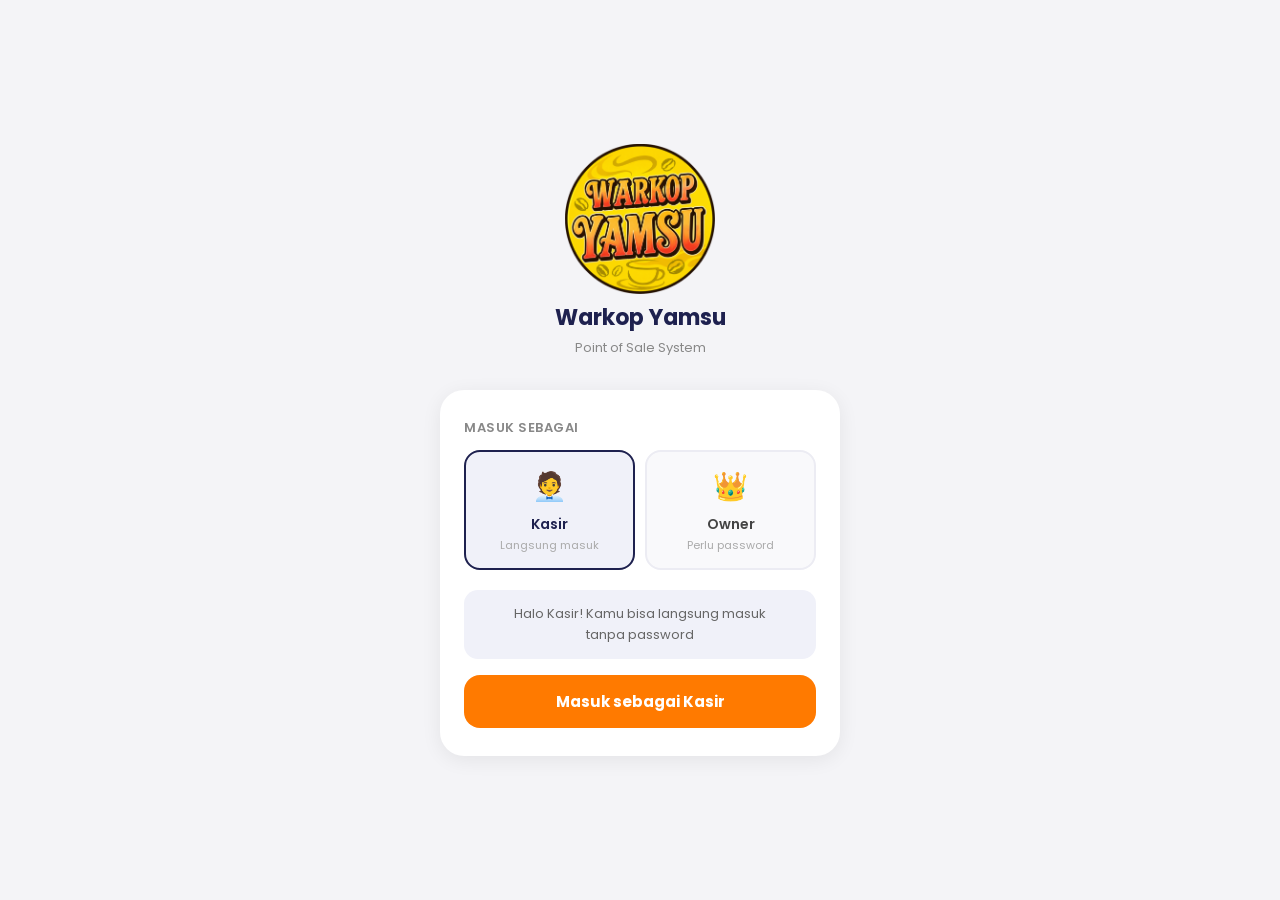
<file: index.html>
<!DOCTYPE html>
<html lang="id">
<head>
  <meta charset="UTF-8">
  <meta name="viewport" content="width=device-width, initial-scale=1.0">
  <title>POS System</title>
  <link rel="stylesheet" href="style.css?v=1">
  <link rel="preconnect" href="https://fonts.googleapis.com">
  <link rel="preconnect" href="https://fonts.gstatic.com" crossorigin>
  <link href="https://fonts.googleapis.com/css2?family=Poppins:wght@300;400;500;600;700&display=swap" rel="stylesheet">
</head>
<body>

<div class="container">

  <!-- HEADER -->
  <header class="header">
    <div>
      <h1>Warkop Yamsu</h1>
      <p>Point of Sale System &nbsp;<span id="role-badge" style="background:rgba(255,122,0,0.25);color:#ff7a00;font-size:11px;font-weight:600;padding:2px 8px;border-radius:999px;"></span>&nbsp;<button onclick="logout()" style="background:rgba(255,255,255,0.15);color:white;border:1px solid rgba(255,255,255,0.3);border-radius:8px;padding:2px 10px;font-size:11px;font-weight:600;font-family:'Poppins',sans-serif;cursor:pointer;">Keluar</button></p>
    </div>
    <div class="jam">
      <span id="tgl-el">—</span>
      <h2 id="jam-el">00:00</h2>
    </div>
  </header>

  <!-- KATEGORI -->
  <div class="kategori">
    <button class="active" data-cat="semua">Semua</button>
    <button data-cat="makanan">Makanan</button>
    <button data-cat="minuman">Minuman</button>
    <button data-cat="lainnya">Lainnya</button>
  </div>

  <!-- PRODUK -->
  <div class="produk-container" id="produk-container"></div>
</div>

 <!-- RINCIAN -->
  <div class="rincian">
    <div class="rincian-header">
      <h3>Rincian Struk / Item</h3>
      <span onclick="clearCart()">Hapus Semua</span>
    </div>
    <div id="rincian-body">
      <div class="kosong">Belum ada item dipilih</div>
    </div>
    <div class="total-box">
      <div>
        <p>Total Item</p>
        <h3 id="total-item">0 item</h3>
      </div>
      <div>
        <p>Total Harga</p>
        <h2 id="total-harga">Rp 0</h2>
      </div>
      <button onclick="bayar()">Simpan</button>
    </div>
  </div>

<!-- FOOTER NAVIGATION -->
<div class="footer-nav">
  <div class="nav-item active"><p>Transaksi</p></div>
  <div class="nav-item"><p>Produk</p></div>
  <div class="nav-item"><p>Riwayat</p></div>
</div>

<script>
if (!sessionStorage.getItem('pos_role')) {
  window.location.href = 'pages/login.html';
}
</script>

<!-- utils.js duluan sebelum script utama -->
<script src="function/utils.js?v=1"></script>
<script>authGuard();</script>

<script>
// ==========================================
// 1. DEKLARASI VARIABEL & FUNGSI GLOBAL
// ==========================================
// PENTING: semua fungsi HARUS di top-level (bukan di dalam callback lain
// seperti loadProdukDariSheet), supaya bisa dipanggil dari onclick="..."
// di HTML. onclick cuma bisa lihat fungsi yang ada di global/window scope.
let produkList = JSON.parse(localStorage.getItem('produk_list') || '[]');
let cart = {};
let curCat = 'semua';

// ==========================================
// 2. JAM & TANGGAL HEADER
// ==========================================
function tick() {
  const now = new Date();
  document.getElementById('tgl-el').textContent = now.toLocaleDateString('id-ID', { weekday:'short', day:'numeric', month:'long', year:'numeric' });
  document.getElementById('jam-el').textContent = now.toLocaleTimeString('id-ID', { hour:'2-digit', minute:'2-digit' }).replace(':', '.');
}
tick();
setInterval(tick, 1000);

document.getElementById('role-badge').textContent = (getRole() === 'kasir' ? '🧑‍💼 Kasir' : '👑 Owner');

// ==========================================
// 3. RENDER PRODUK
// ==========================================
function renderProduk() {
  const list = curCat === 'semua' ? produkList : produkList.filter(p => p.cat === curCat);
  document.getElementById('produk-container').innerHTML = list.map(p => {
    const qty = cart[p.id] || 0;
    return `
    <div class="card ${qty > 0 ? 'card-selected' : ''}" onclick="addToCart(${p.id})">
      <div class="card-emoji">${p.emoji}</div>
      <div class="card-body">
        <h3>${p.nama}</h3>
        <h4>${fmt(p.harga)}</h4>
        ${qty > 0 ? `<div class="card-qty-badge">${qty}x</div>` : ''}
      </div>
    </div>`;
  }).join('');
}

// ==========================================
// 4. CART
// ==========================================
function addToCart(id) {
  const p = produkList.find(x => x.id == id);
  if (!p) return;

  const qtyDiCart = cart[id] || 0;
  if (qtyDiCart >= p.stok) {
    showToast(`Stok ${p.nama} tidak cukup! Sisa stok: ${p.stok}`, 'error');
    return;
  }

  cart[id] = qtyDiCart + 1;
  renderProduk();
  renderRincian();
}

function removeItem(id) {
  delete cart[id];
  renderProduk();
  renderRincian();
}

function clearCart() {
  cart = {};
  renderProduk();
  renderRincian();
}

// ==========================================
// 5. RENDER RINCIAN
// ==========================================
function renderRincian() {
  const ids = Object.keys(cart).filter(k => cart[k] > 0);
  let totalItem = 0, total = 0;

  ids.forEach(k => {
    const p = produkList.find(x => x.id == k);
    if (p) { totalItem += cart[k]; total += p.harga * cart[k]; }
  });

  document.getElementById('total-item').textContent = totalItem + ' item';
  document.getElementById('total-harga').textContent = fmt(total);

  const body = document.getElementById('rincian-body');
  if (ids.length === 0) {
    body.innerHTML = '<div class="kosong">Belum ada item dipilih</div>';
    return;
  }

  body.innerHTML = ids.map(k => {
    const p = produkList.find(x => x.id == k);
    return `<div class="rincian-item">
      <div class="rincian-item-emoji">${p.emoji}</div>
      <div class="rincian-item-info">
        <div class="rincian-item-nama">${p.nama}</div>
        <div class="rincian-item-qty">${cart[k]}x @ ${fmt(p.harga)}</div>
      </div>
      <div class="rincian-item-right">
        <div class="rincian-item-harga">${fmt(p.harga * cart[k])}</div>
        <button class="rincian-item-hapus" onclick="removeItem(${p.id})">✕</button>
      </div>
    </div>`;
  }).join('');
}

// ==========================================
// 6. SIMPAN TRANSAKSI (nomor di-generate SERVER, bukan localStorage)
// ==========================================
// PENTING: nomor transaksi TIDAK lagi dibuat di device ini. Server
// (Apps Script) yang menentukan nomor berdasarkan sheet Riwayat — satu-
// satunya sumber data yang sama-sama diakses semua device — supaya kalau
// dipakai di laptop + HP sekaligus, nomornya gak pernah tabrakan.
// Konsekuensinya: simpan transaksi sekarang BUTUH koneksi internet,
// karena nomor yang valid cuma bisa didapat dari server.
async function bayar() {
  const ids = Object.keys(cart).filter(k => cart[k] > 0);
  if (!ids.length) { showToast('Keranjang masih kosong!', 'error'); return; }

  const btnSimpan = document.querySelector('.total-box button');
  if (btnSimpan) { btnSimpan.textContent = 'Menyimpan...'; btnSimpan.disabled = true; }

  const now = new Date();
  const tanggal = now.toLocaleDateString('id-ID', { day:'2-digit', month:'2-digit', year:'numeric' })
    + ' ' + now.toLocaleTimeString('id-ID', { hour:'2-digit', minute:'2-digit' });

  // PENTING: harga di sini harga SATUAN (per unit), bukan dikali jumlah.
  // Apps Script (action=simpanTransaksi) yang menghitung total = harga * jumlah sendiri.
  const items = ids.map(k => {
    const p = produkList.find(x => x.id == k);
    return { produk: p.nama, jumlah: cart[k], harga: p.harga };
  });

  try {
    const params = new URLSearchParams({
      action:  'simpanTransaksi',
      tanggal: tanggal,
      items:   JSON.stringify(items)
    });

    const res  = await fetch(`${SHEET_URL}?${params}`);
    const data = await res.json();

    if (data.status !== 'ok') {
      showToast('Gagal simpan: ' + (data.message || 'Unknown error'), 'error');
      if (btnSimpan) { btnSimpan.textContent = 'Simpan'; btnSimpan.disabled = false; }
      return;
    }

    const nomor = data.nomor; // nomor resmi dari server

    // Baru kurangi stok & simpan ke cache lokal SETELAH server konfirmasi
    // berhasil + kasih nomor resmi — supaya kalau gagal/offline, stok dan
    // riwayat lokal gak ikut berubah padahal transaksinya gak beneran tersimpan.
    ids.forEach(k => {
      const p = produkList.find(x => x.id == k);
      if (p) p.stok = Math.max(0, p.stok - cart[k]);
    });
    localStorage.setItem('produk_list', JSON.stringify(produkList));

    const total = items.reduce((s, i) => s + i.harga * i.jumlah, 0);
    const riwayat = JSON.parse(localStorage.getItem('riwayat') || '[]');
    riwayat.unshift({ tanggal, nomor, items, total, status: 'belum' });
    localStorage.setItem('riwayat', JSON.stringify(riwayat));

    syncStokKeSheet(); // dari utils.js

    clearCart();
    showToast(`Transaksi #${nomor} berhasil disimpan!`, 'success');

  } catch (err) {
    showToast('Gagal terhubung ke server. Transaksi belum tersimpan.', 'error');
  } finally {
    if (btnSimpan) { btnSimpan.textContent = 'Simpan'; btnSimpan.disabled = false; }
  }
}

// ==========================================
// 7. KATEGORI
// ==========================================
document.querySelector('.kategori').addEventListener('click', e => {
  const btn = e.target.closest('button');
  if (!btn) return;
  document.querySelectorAll('.kategori button').forEach(b => b.classList.remove('active'));
  btn.classList.add('active');
  curCat = btn.dataset.cat;
  renderProduk();
});

// ==========================================
// 8. INIT: RENDER DULUAN DARI CACHE, LALU UPDATE DARI SHEET
// ==========================================
if (produkList.length > 0) {
  renderProduk();
  renderRincian();
}

loadProdukDariSheet((success) => {
  if (success) {
    produkList = JSON.parse(localStorage.getItem('produk_list') || '[]');
    renderProduk();
    renderRincian();
  } else if (produkList.length === 0) {
    showToast('Belum ada produk! Tambahkan produk di halaman Produk dulu.', 'error');
  }
});
</script>

<script src="function/Navigation.js?v=1"></script>
</body>
</html>
</file>
<file: style.css>
*, *::before, *::after {
  box-sizing: border-box;
  margin: 0;
  padding: 0;
  font-family: 'Poppins', sans-serif;
}

html, body {
  height: 100%;
  width: 100%;
}

body {
  display: flex;
  flex-direction: column;
  min-height: 100vh;
  max-width: 480px;
  margin: 0 auto;
  background: #f4f4f7;
  color: #1b1b1b;
  overflow-x: hidden;
  animation: fadeIn 0.3s ease;
}

@keyframes fadeIn {
  from { opacity: 0; }
  to   { opacity: 1; }
}

/* CONTAINER */
.container {
  flex: 1;
  overflow-y: auto;
  padding-top: 110px;
  padding-bottom: 20px;
  background: #f4f4f7;
}

/* HEADER */
.header {
  position: fixed;
  top: 0;
  left: 50%;
  transform: translateX(-50%);
  width: 100%;
  max-width: 480px;
  background: #1e214f;
  padding: 20px;
  color: white;
  border-bottom-left-radius: 25px;
  border-bottom-right-radius: 25px;
  z-index: 1000;
  display: flex;
  justify-content: space-between;
  align-items: flex-start;
}

.header h1 { font-size: 26px; font-weight: 700; }
.header p  { font-size: 14px; opacity: 0.8; margin-top: 4px; }

.jam            { text-align: right; }
.jam span       { font-size: 13px; }
.jam h2         { font-size: 36px; color: #ff7a00; line-height: 1; margin-top: 4px; }

/* KATEGORI */
.kategori {
  display: flex;
  gap: 10px;
  overflow-x: auto;
  padding: 18px 16px;
  scrollbar-width: none;
}
.kategori::-webkit-scrollbar { display: none; }
.kategori button {
  border: none;
  background: #ececf3;
  color: #666;
  padding: 10px 18px;
  border-radius: 999px;
  font-size: 14px;
  white-space: nowrap;
  cursor: pointer;
}
.kategori .active { background: #1e214f; color: white; }

/* PRODUK GRID */
.produk-container {
  display: grid;
  grid-template-columns: repeat(2, 1fr);
  gap: 14px;
  padding: 0 16px;
}

/* CARD */
.card {
  background: white;
  border-radius: 20px;
  overflow: hidden;
  position: relative;
  box-shadow: 0 3px 10px rgba(0,0,0,0.05);
  cursor: pointer;
  transition: transform 0.2s;
}
.card:hover      { transform: translateY(-4px); }
.card img        { width: 100%; height: 140px; object-fit: cover; background: #eef0f8; display: block; }
.card-body       { padding: 14px; }
.card-body h3    { font-size: 16px; font-weight: 700; margin-bottom: 5px; }
.card-body h4    { font-size: 18px; color: #ff7a00; font-weight: 700; }

/* RINCIAN */
.rincian {
  margin: 16px auto; /* auto biar center */
  width: calc(100% - 32px); /* kasih jarak kiri kanan sama */
  background: white;
  border-radius: 20px;
  overflow: hidden;
  box-shadow: 0 3px 15px rgba(0,0,0,0.1);
}
.rincian-header {
  background: #1e214f;
  color: white;
  padding: 16px 18px;
  display: flex;
  justify-content: space-between;
  align-items: center;
}
.rincian-header h3   { font-size: 15px; font-weight: 600; }
.rincian-header span { font-size: 13px; opacity: 0.8; cursor: pointer; }
.kosong {
  padding: 16px;
  text-align: center;
  color: #aaa;
  font-size: 14px;
}

/* RINCIAN ITEM (baris produk di keranjang) */
.rincian-body-wrap {
  max-height: 260px;
  overflow-y: auto;
}
.rincian-item {
  display: flex;
  align-items: center;
  gap: 12px;
  padding: 12px 18px;
  border-bottom: 1px solid #ececf3;
}
.rincian-item:last-child { border-bottom: none; }
.rincian-item-emoji {
  width: 40px;
  height: 40px;
  border-radius: 12px;
  background: #f0f4ff;
  display: flex;
  align-items: center;
  justify-content: center;
  font-size: 20px;
  flex-shrink: 0;
}
.rincian-item-info { flex: 1; min-width: 0; }
.rincian-item-nama {
  font-size: 14px;
  font-weight: 600;
  color: #1b1b1b;
  white-space: nowrap;
  overflow: hidden;
  text-overflow: ellipsis;
}
.rincian-item-qty {
  font-size: 12px;
  color: #999;
  margin-top: 2px;
}
.rincian-item-right {
  display: flex;
  align-items: center;
  gap: 10px;
  flex-shrink: 0;
}
.rincian-item-harga {
  font-size: 14px;
  font-weight: 700;
  color: #1e214f;
}
.rincian-item-hapus {
  border: none;
  background: #fee2e2;
  color: #ef4444;
  width: 26px;
  height: 26px;
  border-radius: 8px;
  font-size: 13px;
  cursor: pointer;
  display: flex;
  align-items: center;
  justify-content: center;
  transition: background 0.15s;
}
.rincian-item-hapus:hover { background: #fecaca; }

.total-box {
  display: flex;
  justify-content: space-between;
  align-items: center;
  padding: 14px 18px;
  background: white;
  border-top: 1px solid #ececf3;
}
.total-box p  { color: #888; font-size: 13px; margin-bottom: 2px; }
.total-box h3 { font-size: 15px; font-weight: 600; }
.total-box h2 { font-size: 18px; font-weight: 700; color: #ff7a00; }
.total-box button {
  background: #ff7a00;
  color: white;
  border: none;
  padding: 12px 20px;
  border-radius: 16px;
  font-size: 14px;
  font-weight: 600;
  cursor: pointer;
}

/* FOOTER NAV */
.footer-nav {
  flex-shrink: 0;
  width: 100%;
  background: #1e214f;
  padding: 14px 0;
  border-top-left-radius: 20px;
  border-top-right-radius: 20px;
  display: flex;
  justify-content: space-around;
  align-items: center;
  z-index: 1000;
}
.nav-item {
  color: white;
  opacity: 0.7;
  font-size: 13px;
  cursor: pointer;
}
.nav-item.active {
  opacity: 1;
  color: #ff7a00;
  font-weight: 600;
}

/* RESPONSIVE */
@media (max-width: 480px) {
  .header h1  { font-size: 22px; }
  .jam h2     { font-size: 30px; }
  .card img   { height: 120px; }
  .card-body h3 { font-size: 14px; }
  .card-body h4 { font-size: 16px; }
}

.card-emoji {
  font-size: 48px;
  height: 140px;
  display: flex;
  align-items: center;
  justify-content: center;
  background: #eef0f8;
}
</file>
<file: pages/produk.css>
*{
  margin:0;
  padding:0;
  box-sizing:border-box;
  font-family:'Poppins',sans-serif;
}

html, body {
  height: 100%;
  width: 100%;
  overflow: hidden;
}

body {
  display: flex;
  flex-direction: column;
  height: 100vh;
  height: 100dvh;
  max-width: 480px;
  margin: 0 auto;
  background: #f4f4f7;
  color: #1b1b1b;
  overflow: hidden;
  animation: fadeIn 0.3s ease;
}

@keyframes fadeIn {
  from { opacity: 0; }
  to   { opacity: 1; }
}

/* CONTAINER */
.container {
  flex: 1;
  min-height: 0;
  overflow-y: auto;
  padding-bottom: 20px;
  background: #f4f4f7;
}

/* HEADER */
.header {
  flex-shrink: 0;
  width: 100%;
  background: #1e214f;
  padding: 20px;
  color: white;
  border-bottom-left-radius: 25px;
  border-bottom-right-radius: 25px;
  z-index: 1000;
}

.header-top {
  display: flex;
  justify-content: space-between;
  align-items: flex-start;
  margin-bottom: 18px;
}

.title h1 { font-size: 32px; font-weight: 700; }
.title p  { font-size: 16px; opacity: .8; margin-top: 4px; }

.clock          { text-align: right; }
.clock span     { font-size: 13px; }
.clock h2       { font-size: 48px; color: #ff7a00; line-height: 1; margin-top: 4px; }

/* SEARCH */
.search-box {
  display: flex;
  gap: 10px;
}
.search-box input {
  flex: 1;
  min-width: 0;
  height: 52px;
  border: none;
  outline: none;
  border-radius: 16px;
  padding: 0 16px;
  background: #30356d;
  color: white;
  font-size: 15px;
}
.search-box input::placeholder { color: #d4d4ea; }
.filter-btn {
  border: none;
  padding: 0 20px;
  border-radius: 16px;
  background: #30356d;
  color: white;
  font-size: 14px;
  cursor: pointer;
}

/* CATEGORY */
.category {
  display: flex;
  gap: 10px;
  overflow-x: auto;
  padding: 18px 16px;
  scrollbar-width: none;
}
.category::-webkit-scrollbar { display: none; }
.category button {
  border: none;
  background: #ececf3;
  color: #666;
  padding: 10px 18px;
  border-radius: 999px;
  font-size: 14px;
  white-space: nowrap;
  cursor: pointer;
}
.category .active { background: #1e214f; color: white; }

/* TOP PRODUCT */
.top-product {
  display: flex;
  justify-content: space-between;
  align-items: center;
  padding: 0 16px 18px;
}
.top-product span { color: #666; font-size: 14px; }
.add-btn {
  border: 1.5px solid #ff7a00;
  background: #fff1e6;
  color: #ff7a00;
  padding: 10px 16px;
  border-radius: 999px;
  font-size: 14px;
  font-weight: 600;
  cursor: pointer;
}

/* PRODUCT GRID */
.product-grid {
  display: grid;
  grid-template-columns: repeat(2, 1fr);
  gap: 14px;
  padding: 0 16px;
}
.card {
  background: white;
  border-radius: 20px;
  overflow: hidden;
  position: relative;
  box-shadow: 0 3px 10px rgba(0,0,0,.05);
}
.badge {
  position: absolute;
  top: 10px;
  right: 10px;
  padding: 5px 10px;
  border-radius: 999px;
  font-size: 11px;
  font-weight: 600;
}
.available { background: #e7f8eb; color: #2f9e44; }
.low       { background: #ffe5df; color: #ff5c35; }

.product-image {
  height: 140px;
  background: #eef0f8;
  display: flex;
  justify-content: center;
  align-items: center;
}
.product-image img { width: 75px; height: 75px; object-fit: contain; }
.product-info { padding: 14px; }
.product-name { font-size: 16px; font-weight: 700; margin-bottom: 5px; }
.price        { font-size: 20px; color: #ff7a00; font-weight: 700; }

/* FLOAT BUTTON */
.floating-btn {
  position: fixed;
  right: max(20px, calc(50vw - 220px));
  bottom: 85px;
  width: 58px;
  height: 58px;
  border: none;
  border-radius: 50%;
  background: #ff7a00;
  color: white;
  font-size: 32px;
  cursor: pointer;
  box-shadow: 0 5px 15px rgba(255,122,0,.4);
  z-index: 999;
}

/* FOOTER NAV */
.footer-nav {
  flex-shrink: 0;
  width: 100%;
  background: #1e214f;
  padding: 14px 0;
  border-top-left-radius: 20px;
  border-top-right-radius: 20px;
  display: flex;
  justify-content: space-around;
  align-items: center;
  z-index: 1000;
}
.nav-item {
  color: white;
  opacity: .7;
  font-size: 13px;
  cursor: pointer;
}
.nav-item.active {
  opacity: 1;
  color: #ff7a00;
  font-weight: 600;
}
/* STOK CONTROL */
.stok-control {
  display: flex;
  align-items: center;
  gap: 8px;
  margin: 8px 0;
}
.stok-control button {
  width: 28px;
  height: 28px;
  border: none;
  border-radius: 8px;
  background: #ececf3;
  font-size: 16px;
  cursor: pointer;
  font-weight: 700;
  display: flex;
  align-items: center;
  justify-content: center;
}
.stok-control span {
  font-size: 13px;
  color: #666;
}

/* CARD ACTIONS */
.card-actions {
  display: flex;
  gap: 6px;
  margin-top: 6px;
}
.btn-edit, .btn-hapus {
  flex: 1;
  border: none;
  border-radius: 8px;
  padding: 6px;
  font-size: 11px;
  cursor: pointer;
  font-family: 'Poppins', sans-serif;
}
.btn-edit  { background: #eef0f8; color: #1e214f; }
.btn-hapus { background: #ffe5df; color: #ff5c35; }

/* PRODUCT PRICE */
.product-price {
  font-size: 15px;
  color: #ff7a00;
  font-weight: 700;
  margin-bottom: 4px;
}

/* MODAL */
.modal-overlay {
  display: none;
  position: fixed;
  inset: 0;
  background: rgba(0,0,0,0.5);
  z-index: 2000;
  align-items: flex-end;
  justify-content: center;
}
.modal-overlay.open { display: flex; }

.modal-box {
  background: white;
  width: 100%;
  max-width: 480px;
  border-radius: 20px 20px 0 0;
  padding: 24px 20px 32px;
  display: flex;
  flex-direction: column;
  gap: 8px;
  max-height: 90vh;
  overflow-y: auto;
}
.modal-box h3 {
  font-size: 18px;
  font-weight: 700;
  margin-bottom: 8px;
  text-align: center;
}
.modal-box label {
  font-size: 13px;
  font-weight: 600;
  color: #555;
}
.modal-box input,
.modal-box select {
  width: 100%;
  padding: 12px 14px;
  border: 1.5px solid #ececf3;
  border-radius: 12px;
  font-size: 14px;
  font-family: 'Poppins', sans-serif;
  outline: none;
}
.modal-box input:focus,
.modal-box select:focus {
  border-color: #1e214f;
}
.modal-btns {
  display: flex;
  gap: 10px;
  margin-top: 8px;
}
.btn-batal, .btn-simpan {
  flex: 1;
  padding: 13px;
  border-radius: 12px;
  font-family: 'Poppins', sans-serif;
  font-weight: 700;
  font-size: 14px;
  cursor: pointer;
  border: none;
}
.btn-batal  { background: #f4f4f7; color: #888; }
.btn-simpan { background: #1e214f; color: white; }

/* EMOJI PICKER */
.emoji-picker {
  display: flex;
  flex-wrap: wrap;
  gap: 6px;
  background: #f4f4f7;
  border-radius: 12px;
  padding: 10px;
}
.emoji-opt {
  font-size: 24px;
  cursor: pointer;
  padding: 4px;
  border-radius: 8px;
  transition: background 0.15s;
}
.emoji-opt:hover,
.emoji-opt.active { background: #dde0f0; }
.emoji-selected {
  font-size: 40px;
  text-align: center;
  padding: 8px;
}
/* RESPONSIVE */
@media(max-width:480px){
  .title h1       { font-size: 28px; }
  .clock h2       { font-size: 42px; }
  .search-box input { height: 48px; font-size: 14px; }
  .product-image  { height: 120px; }
  .product-image img { width: 65px; height: 65px; }
  .product-name   { font-size: 14px; }
  .price          { font-size: 18px; }
}
/* ── REFRESH BUTTON ── */
.refresh-btn {
  border: none;
  width: 52px;
  height: 52px;
  border-radius: 16px;
  background: #30356d;
  color: white;
  font-size: 18px;
  cursor: pointer;
  flex-shrink: 0;
  display: flex;
  align-items: center;
  justify-content: center;
  transition: background 0.2s;
}
.refresh-btn:hover { background: #3d4380; }
.refresh-btn:disabled { opacity: 0.6; cursor: not-allowed; }
.refresh-btn.spinning {
  animation: spin 0.8s linear infinite;
}
@keyframes spin {
  from { transform: rotate(0deg); }
  to   { transform: rotate(360deg); }
}

/* ── TOAST NOTIF ── */
.toast {
  position: fixed;
  top: -60px;
  left: 50%;
  transform: translateX(-50%);
  max-width: 440px;
  width: calc(100% - 32px);
  background: #1e214f;
  color: white;
  padding: 13px 18px;
  border-radius: 14px;
  font-size: 13px;
  font-weight: 600;
  text-align: center;
  box-shadow: 0 6px 20px rgba(0,0,0,0.15);
  z-index: 3000;
  transition: top 0.35s ease;
}
.toast.show { top: 16px; }
.toast.success { background: #1e8c4f; }
.toast.error   { background: #ef4444; }
</file>
<file: pages/riwayat.css>
*, *::before, *::after {
  box-sizing: border-box;
  margin: 0;
  padding: 0;
  font-family: 'Poppins', sans-serif;
}

:root {
  --navy:     #1e214f;
  --orange:   #ff7a00;
  --bg:       #f4f4f7;
  --white:    #ffffff;
  --text:     #1b1b1b;
  --muted:    #aaaaaa;
  --border:   #ececf3;
  --green:    #1e8c4f;
  --green-bg: #edfbf4;
  --radius:   20px;
  --radius-sm: 16px;
}

html, body {
  height: 100%;
  width: 100%;
}

body {
  display: flex;
  flex-direction: column;
  height: 100vh;
  height: 100dvh;
  max-width: 480px;
  margin: 0 auto;
  background: var(--bg);
  color: var(--text);
  overflow: hidden;
  animation: fadeIn 0.3s ease;
}

@keyframes fadeIn {
  from { opacity: 0; }
  to   { opacity: 1; }
}

.phone {
  display: flex;
  flex-direction: column;
  height: 100vh;
  height: 100dvh;
  overflow: hidden;
}

/* ── HEADER ── */
.header {
  background: var(--navy);
  padding: 20px;
  flex-shrink: 0;
  border-bottom-left-radius: 25px;
  border-bottom-right-radius: 25px;
  z-index: 100;
}

.header-top {
  display: flex;
  justify-content: space-between;
  align-items: flex-start;
}

.header-title {
  font-size: 26px;
  font-weight: 700;
  color: #fff;
  display: flex;
  align-items: center;
  gap: 10px;
}

.header-title svg {
  width: 24px;
  height: 24px;
  stroke: var(--orange);
  fill: none;
  stroke-width: 2;
}

.header-sub {
  font-size: 14px;
  color: rgba(255, 255, 255, 0.8);
  margin-top: 4px;
}

.header-date {
  text-align: right;
}

.header-date-label {
  font-size: 13px;
  color: rgba(255, 255, 255, 0.8);
}

.header-date-val {
  font-size: 18px;
  font-weight: 700;
  color: var(--orange);
  margin-top: 4px;
}

/* ── PEMASUKAN HARI INI ── */
.header-pemasukan {
  display: flex;
  justify-content: space-between;
  align-items: center;
  background: rgba(255, 255, 255, 0.08);
  border: 1px solid rgba(255, 255, 255, 0.15);
  border-radius: 12px;
  padding: 10px 14px;
  margin-top: 12px;
  font-size: 13px;
  font-weight: 600;
  color: rgba(255, 255, 255, 0.85);
}

.header-pemasukan span:last-child {
  color: var(--orange);
}

/* ── HEADER ACTIONS ── */
.header-actions {
  display: flex;
  justify-content: space-between;
  align-items: center;
  margin-top: 14px;
  gap: 10px;
}

.btn-reset {
  flex: 1;
  padding: 10px 16px;
  background: transparent;
  color: white;
  border: 1.5px solid rgba(255,255,255,0.3);
  border-radius: 14px;
  font-size: 13px;
  font-weight: 600;
  font-family: 'Poppins', sans-serif;
  cursor: pointer;
  transition: background 0.2s;
}

.btn-reset:hover {
  background: rgba(255,255,255,0.1);
}

.storage-info {
  flex: 1;
  text-align: center;
  font-size: 12px;
  font-weight: 600;
  font-family: 'Poppins', sans-serif;
  padding: 10px 16px;
  border-radius: 14px;
  background: rgba(255,255,255,0.08);
  border: 1.5px solid rgba(255,255,255,0.15);
  color: white;
  transition: background 0.3s, border-color 0.3s;
}

.storage-info.safe   { border-color: #22c55e; color: #22c55e; }
.storage-info.warn   { border-color: #f59e0b; color: #f59e0b; }
.storage-info.danger { border-color: #ef4444; color: #ef4444; }

/* ── SCROLL AREA (list + tombol sheet, ikutan scroll bareng) ── */
.scroll-area {
  flex: 1;
  min-height: 0;
  overflow-y: auto;
}

.scroll-area::-webkit-scrollbar {
  width: 0px;
}

/* ── LIST RIWAYAT ── */
.riwayat-list {
  padding: 16px 16px 20px;
  display: flex;
  flex-direction: column;
  gap: 12px;
}

/* ── CARD RIWAYAT ── */
.riwayat-card {
  background: var(--white);
  border-radius: var(--radius);
  overflow: hidden;
  box-shadow: 0 3px 10px rgba(0, 0, 0, 0.05);
  flex-shrink: 0;
}

.card-header {
  display: flex;
  align-items: center;
  justify-content: space-between;
  padding: 14px 16px;
  cursor: pointer;
  user-select: none;
  gap: 10px;
}

.card-header-left {
  display: flex;
  align-items: center;
  gap: 12px;
  flex: 1;
  min-width: 0;
}

.card-icon {
  width: 40px;
  height: 40px;
  border-radius: 12px;
  background: var(--border);
  display: flex;
  align-items: center;
  justify-content: center;
  flex-shrink: 0;
}

.card-icon svg {
  width: 20px;
  height: 20px;
  stroke: var(--navy);
  fill: none;
  stroke-width: 1.8;
}

.card-info { min-width: 0; }

.card-title {
  font-size: 14px;
  font-weight: 600;
  color: var(--text);
  white-space: nowrap;
  overflow: hidden;
  text-overflow: ellipsis;
}

.card-meta {
  font-size: 12px;
  color: var(--muted);
  margin-top: 2px;
}

.card-header-right {
  display: flex;
  align-items: center;
  gap: 10px;
  flex-shrink: 0;
}

.badge-status {
  font-size: 11px;
  font-weight: 600;
  padding: 4px 11px;
  border-radius: 999px;
}

.badge-lunas {
  background: var(--green-bg);
  color: var(--green);
  border: 1px solid rgba(30, 140, 79, 0.2);
}

.badge-belum {
  background: #fff5ec;
  color: var(--orange);
  border: 1px solid rgba(255, 122, 0, 0.25);
}

.toggle-btn {
  width: 32px;
  height: 32px;
  border-radius: 10px;
  background: var(--border);
  display: flex;
  align-items: center;
  justify-content: center;
  flex-shrink: 0;
  transition: background 0.2s;
}

.toggle-btn svg {
  width: 16px;
  height: 16px;
  stroke: var(--muted);
  fill: none;
  stroke-width: 2.5;
  transition: transform 0.25s ease;
}

.riwayat-card.open .toggle-btn {
  background: var(--navy);
}

.riwayat-card.open .toggle-btn svg {
  stroke: white;
  transform: rotate(180deg);
}

/* Body detail */
.card-body {
  overflow: hidden;
  transition: max-height 0.4s ease;
}

.card-body-inner {
  border-top: 1px solid var(--border);
  padding: 14px 16px 20px;
}

.item-list {
  display: flex;
  flex-direction: column;
  gap: 8px;
  margin-bottom: 12px;
}

.item-row {
  display: flex;
  justify-content: space-between;
  align-items: center;
  font-size: 14px;
  color: var(--text);
}

.item-row span:first-child {
  color: var(--muted);
}

.item-row span:last-child {
  font-weight: 500;
}

.item-row-right {
  display: flex;
  align-items: center;
  gap: 10px;
}

.item-harga {
  font-weight: 500;
}

.item-check {
  width: 22px;
  height: 22px;
  border-radius: 6px;
  border: 1.5px solid var(--border);
  display: flex;
  align-items: center;
  justify-content: center;
  cursor: pointer;
  transition: background 0.15s, border-color 0.15s;
  flex-shrink: 0;
}

.item-check.nochange {
  cursor: default;
}

.item-check svg {
  width: 13px;
  height: 13px;
  stroke: transparent;
  stroke-width: 3;
  fill: none;
  transition: stroke 0.15s;
}

.item-check.checked {
  background: var(--green-bg);
  border-color: var(--green);
}

.item-check.checked svg {
  stroke: var(--green);
}

.item-row.item-lunas span:first-child,
.item-row.item-lunas .item-harga {
  color: var(--green);
  font-weight: 600;
}

.divider {
  border: none;
  border-top: 1px solid var(--border);
  margin: 10px 0;
}

.card-footer {
  display: flex;
  justify-content: space-between;
  align-items: center;
  margin-top: 12px;
}

.total-label {
  font-size: 12px;
  color: var(--muted);
}

.total-val {
  font-size: 18px;
  font-weight: 700;
  color: var(--text);
  margin-top: 2px;
}

.btn-bayar {
  background: var(--navy);
  color: white;
  border: none;
  border-radius: var(--radius-sm);
  padding: 10px 20px;
  font-size: 14px;
  font-weight: 600;
  cursor: pointer;
  font-family: inherit;
  transition: background 0.2s;
}

.btn-bayar:hover {
  background: #2a2e68;
}

.btn-lunas {
  background: var(--green-bg);
  color: var(--green);
  border: 1px solid rgba(30, 140, 79, 0.2);
  border-radius: var(--radius-sm);
  padding: 10px 20px;
  font-size: 14px;
  font-weight: 600;
  font-family: inherit;
  cursor: default;
}

.kosong-state {
  text-align: center;
  color: var(--muted);
  font-size: 14px;
  padding: 40px 20px;
}

/* ── BOTTOM NAV ── */
.bottomnav,
.footer-nav {
  flex-shrink: 0;
  width: 100%;
  background: var(--navy);
  display: flex;
  justify-content: space-around;
  padding: 14px 0;
  border-top-left-radius: 20px;
  border-top-right-radius: 20px;
  z-index: 1001;
}

.nav-item {
  display: flex;
  flex-direction: column;
  align-items: center;
  gap: 4px;
  font-size: 13px;
  font-weight: 500;
  color: rgba(255, 255, 255, 0.7);
  cursor: pointer;
  padding: 0 16px;
  transition: color 0.2s;
  opacity: 0.7;
  pointer-events: all;
  position: relative;
  z-index: 1001;
}

.nav-item p {
  pointer-events: none;
}

.nav-item svg {
  width: 22px;
  height: 22px;
  stroke: currentColor;
  fill: none;
  stroke-width: 1.8;
}

.nav-item.active {
  color: var(--orange);
  opacity: 1;
  font-weight: 600;
}

.nav-item:hover:not(.active) {
  color: rgba(255, 255, 255, 0.9);
  opacity: 0.9;
}

/* ── RESPONSIVE ── */
@media (max-width: 480px) {
  .header-title {
    font-size: 22px;
  }

  .header-date-val {
    font-size: 15px;
  }

  .card-title {
    font-size: 13px;
  }

  .total-val {
    font-size: 16px;
  }
}

.btn-sheet {
  display: block;
  margin: 16px 16px 4px;
  padding: 12px;
  background: transparent;
  color: #22c55e;
  border: 1.5px solid #22c55e;
  border-radius: 14px;
  font-size: 13px;
  font-weight: 600;
  font-family: 'Poppins', sans-serif;
  cursor: pointer;
  text-decoration: none;
  text-align: center;
  transition: background 0.2s;
  flex-shrink: 0;
}

.btn-sheet:hover {
  background: rgba(34, 197, 94, 0.1);
}
/* ── MODAL EDIT & PICKER ── */
.modal-overlay {
  display: none;
  position: fixed;
  inset: 0;
  background: rgba(0,0,0,0.5);
  z-index: 2000;
  align-items: flex-end;
  justify-content: center;
}
.modal-overlay.active { display: flex; }

.modal-box {
  background: #fff;
  border-radius: 24px 24px 0 0;
  width: 100%;
  max-width: 480px;
  max-height: 80vh;
  display: flex;
  flex-direction: column;
  animation: slideUp 0.3s ease;
}
@keyframes slideUp {
  from { transform: translateY(100%); }
  to   { transform: translateY(0); }
}

.modal-header {
  display: flex;
  justify-content: space-between;
  align-items: center;
  padding: 18px 20px 14px;
  border-bottom: 1px solid var(--border);
  flex-shrink: 0;
}
.modal-title { font-size: 16px; font-weight: 700; color: var(--navy); }
.modal-close {
  background: var(--border); border: none; border-radius: 50%;
  width: 30px; height: 30px; font-size: 18px; cursor: pointer;
  display: flex; align-items: center; justify-content: center; color: var(--muted);
}

.modal-body {
  flex: 1;
  overflow-y: auto;
  padding: 14px 16px;
  display: flex;
  flex-direction: column;
  gap: 10px;
}
.modal-body::-webkit-scrollbar { width: 0; }

.modal-footer {
  display: flex;
  gap: 10px;
  padding: 14px 16px;
  border-top: 1px solid var(--border);
  flex-shrink: 0;
}
.btn-modal-cancel {
  flex: 1; padding: 12px; background: var(--border); border: none;
  border-radius: 14px; font-size: 14px; font-weight: 600;
  color: var(--muted); cursor: pointer; font-family: 'Poppins', sans-serif;
}
.btn-modal-save {
  flex: 2; padding: 12px; background: var(--navy); border: none;
  border-radius: 14px; font-size: 14px; font-weight: 600;
  color: #fff; cursor: pointer; font-family: 'Poppins', sans-serif;
}
.btn-modal-save:hover { background: #2a2e68; }

/* ── EDIT ITEM ROW ── */
.edit-item-row {
  background: #fafbff;
  border: 1.5px solid var(--border);
  border-radius: 14px;
  padding: 12px 14px;
  display: flex;
  justify-content: space-between;
  align-items: center;
  gap: 10px;
}
.edit-item-info {
  display: flex;
  flex-direction: column;
  gap: 2px;
  flex: 1;
  min-width: 0;
}
.edit-item-nama {
  font-size: 14px;
  font-weight: 600;
  color: var(--navy);
  white-space: nowrap;
  overflow: hidden;
  text-overflow: ellipsis;
}
.edit-item-harga { font-size: 12px; color: var(--muted); }

.edit-qty-control {
  display: flex;
  align-items: center;
  gap: 8px;
  flex-shrink: 0;
}
.edit-qty-control button {
  width: 30px; height: 30px;
  border: none; border-radius: 8px;
  background: var(--border); font-size: 16px;
  cursor: pointer; font-weight: 700;
  display: flex; align-items: center; justify-content: center;
}
.edit-qty-control span {
  font-size: 15px; font-weight: 700;
  min-width: 24px; text-align: center;
}
.btn-hapus-row {
  background: #fee2e2; border: none; border-radius: 8px;
  width: 30px; height: 30px; font-size: 14px;
  cursor: pointer; display: flex; align-items: center; justify-content: center;
}

.btn-tambah-item {
  background: transparent; border: 1.5px dashed var(--navy);
  border-radius: 12px; padding: 10px; font-size: 13px; font-weight: 600;
  color: var(--navy); cursor: pointer; font-family: 'Poppins', sans-serif;
  transition: background 0.2s; flex-shrink: 0;
}
.btn-tambah-item:hover { background: #f0f4ff; }

/* ── TOMBOL EDIT DI CARD ── */
.btn-edit-trx {
  background: #f0f4ff; border: 1.5px solid #c7d0f5;
  border-radius: var(--radius-sm, 16px); padding: 10px 14px;
  font-size: 13px; font-weight: 600; color: var(--navy);
  cursor: pointer; font-family: inherit; transition: background 0.2s;
}
.btn-edit-trx:hover { background: #dde5ff; }

/* ── TOMBOL HAPUS TRANSAKSI DI CARD ── */
.btn-hapus-trx {
  background: #fee2e2; border: 1.5px solid #fecaca;
  border-radius: var(--radius-sm, 16px); padding: 10px 14px;
  font-size: 13px; font-weight: 600; color: #ef4444;
  cursor: pointer; font-family: inherit; transition: background 0.2s;
}
.btn-hapus-trx:hover { background: #fecaca; }

/* ── PRODUK PICKER GRID ── */
.produk-picker-grid {
  display: grid;
  grid-template-columns: repeat(2, 1fr);
  gap: 10px;
}
.picker-item {
  background: #fafbff;
  border: 1.5px solid var(--border);
  border-radius: 14px;
  padding: 14px 10px;
  text-align: center;
  cursor: pointer;
  transition: background 0.15s, border-color 0.15s;
}
.picker-item:hover { background: #eef1ff; border-color: var(--navy); }
.picker-habis { opacity: 0.4; cursor: not-allowed; }
.picker-emoji { font-size: 32px; margin-bottom: 6px; }
.picker-nama  { font-size: 13px; font-weight: 600; color: var(--navy); }
.picker-harga { font-size: 12px; color: var(--orange); font-weight: 600; margin-top: 2px; }
.picker-stok  { font-size: 11px; color: var(--muted); margin-top: 2px; }
.stok-tipis   { color: #ef4444 !important; }
</file>
